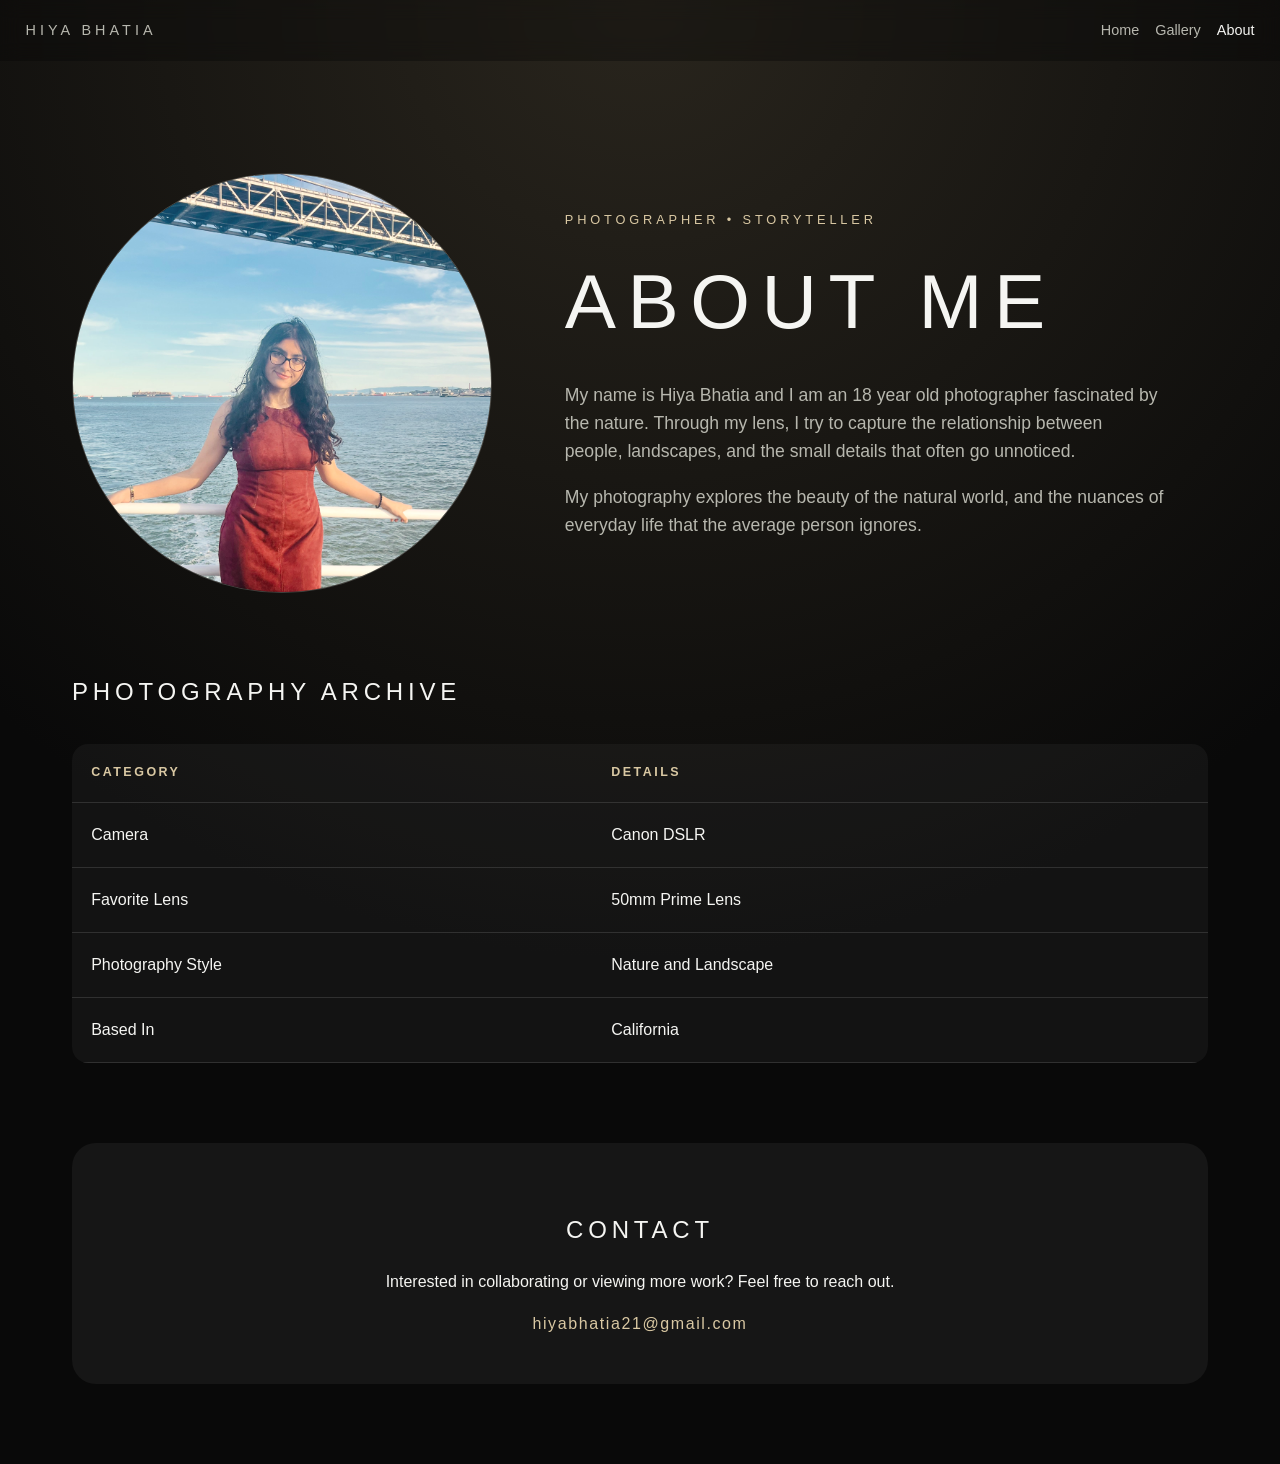
<file: about.html>
<!DOCTYPE html>
<html lang="en">

<head>

<meta charset="UTF-8">

<meta name="viewport" content="width=device-width, initial-scale=1.0">

<title>
About | Hiya Bhatia Photography
</title>

<link rel="icon"
href="./Pictures/Photo_Favicon.jpg">


<link rel="stylesheet" href="./style.css">

</head>


<body class="about-page">


<header class="site-nav">

<a class="brand" href="./index.html">
Hiya Bhatia
</a>


<nav>

<a href="./index.html">
Home
</a>

<a href="./gallery.html">
Gallery
</a>

<a class="active" href="./about.html">
About
</a>

</nav>

</header>



<main class="about-container">


<section class="about-hero">


<div class="about-image">

<img src="./Pictures/Me.jpg"
alt="Portrait of Hiya Bhatia">

</div>



<div class="about-text">

<p class="eyebrow">
Photographer • Storyteller
</p>


<h1>
About Me
</h1>


<p>
My name is Hiya Bhatia and I am an 18 year old photographer fascinated by the nature. 
Through my lens, I try to capture
the relationship between people, landscapes, and the
small details that often go unnoticed.
</p>


<p>
My photography explores the beauty of the natural world, 
and the nuances of everyday life that the average person ignores.
</p>


</div>


</section>










<section class="equipment">


<h2>
Photography Archive
</h2>


<table>


<tr>

<th>
Category
</th>

<th>
Details
</th>

</tr>



<tr>

<td>
Camera
</td>

<td>
Canon DSLR
</td>

</tr>



<tr>

<td>
Favorite Lens
</td>

<td>
50mm Prime Lens
</td>

</tr>



<tr>

<td>
Photography Style
</td>

<td>
Nature and Landscape
</td>

</tr>



<tr>

<td>
Based In
</td>

<td>
California
</td>

</tr>


</table>


</section>



<section class="contact-card">


<h2>
Contact
</h2>


<p>
Interested in collaborating or viewing more work?
Feel free to reach out.
</p>


<a href="mailto:hiyabhatia21@gmail.com">
hiyabhatia21@gmail.com
</a>


</section>



</main>


</body>

</html>
</file>
<file: style.css>
:root {
  color-scheme: dark;
  --bg: #0b0b0b;
  --panel: #101010;
  --panel-2: #171717;
  --text: #f5f5f2;
  --muted: #b7b7ae;
  --accent: #d9c8a3;
  --line: rgba(255, 255, 255, 0.12);
}

* {
  box-sizing: border-box;
}

html {
  scroll-behavior: smooth;
}

body {
  margin: 0;
  min-height: 100vh;
  background: var(--bg);
  color: var(--text);
  font-family: "Inter", -apple-system, BlinkMacSystemFont, "Segoe UI", sans-serif;
  line-height: 1.6;
}

body.home-page {
  overflow: hidden;
}

body.page-body {
  overflow: auto;
}

img {
  display: block;
  width: 100%;
  height: auto;
}

.hero {
  position: relative;
  width: 100vw;
  min-height: 100vh;
  background: radial-gradient(circle at top, #1f1f1f 0%, #101010 55%, #080808 100%);
  overflow: hidden;
}

#scene-canvas {
  position: absolute;
  inset: 0;
  width: 100%;
  height: 100%;
  display: block;
  z-index: 0;
}

.site-nav {
  position: relative;
  z-index: 2;
  display: flex;
  justify-content: space-between;
  align-items: center;
  padding: 1.2rem 1.6rem;
  backdrop-filter: blur(10px);
  background: rgba(7, 7, 7, 0.35);
}

.brand {
  color: var(--text);
  text-decoration: none;
  font-size: 0.95rem;
  letter-spacing: 0.28em;
  text-transform: uppercase;
}

.site-nav nav {
  display: flex;
  gap: 1rem;
  flex-wrap: wrap;
}

.site-nav a {
  color: var(--muted);
  text-decoration: none;
  font-size: 0.9rem;
}

.site-nav a:hover,
.site-nav a.active {
  color: var(--text);
}

.intro {
  position: absolute;
  inset: 0;
  display: flex;
  flex-direction: column;
  justify-content: flex-end;
  align-items: center;
  pointer-events: none;
  padding: 0 1.5rem 4.25rem;
  text-align: center;
  z-index: 1;
}

.intro h1 {
  margin: 0 0 0.35rem;
  font-size: clamp(1.6rem, 3vw, 2.4rem);
  font-weight: 500;
  letter-spacing: 0.18em;
  text-transform: uppercase;
}

.intro p {
  margin: 0;
  font-size: clamp(0.95rem, 1.25vw, 1.1rem);
  color: var(--muted);
  letter-spacing: 0.28em;
  text-transform: uppercase;
}

.page-shell {
  max-width: 1200px;
  margin: 0 auto;
  padding: 2rem 1.25rem 4rem;
}

.page-hero {
  padding: 1.25rem 0 1.75rem;
}

.eyebrow {
  margin: 0 0 0.6rem;
  color: var(--accent);
  letter-spacing: 0.3em;
  text-transform: uppercase;
  font-size: 0.78rem;
}

.page-hero h1,
.page-hero h2 {
  margin: 0 0 0.65rem;
  font-size: clamp(1.8rem, 3vw, 2.5rem);
  font-weight: 500;
}

.page-hero p,
.page-copy p {
  margin: 0;
  color: var(--muted);
  max-width: 700px;
}

.page-grid {
  display: grid;
  grid-template-columns: 1.15fr 0.85fr;
  gap: 1.5rem;
  margin-bottom: 2rem;
}

.panel {
  background: linear-gradient(145deg, var(--panel), var(--panel-2));
  border: 1px solid var(--line);
  border-radius: 1.2rem;
  padding: 1.25rem;
}

.gallery {
  position: relative;
  display: grid;
  place-items: center;
  min-height: 360px;
  margin: 1rem 0;
}

.gallery > img {
  grid-area: 1/1;
  width: var(--s);
  aspect-ratio: 1;
  object-fit: cover;
  border-radius: 10px 10px 0 0;
  transform: rotate(var(--_a)) translateY(120%) rotateX(90deg);
}

.gallery > img:nth-child(1) {
  --_a: 0deg;
}

.gallery > img:nth-child(2) {
  --_a: 60deg;
}

.gallery > img:nth-child(3) {
  --_a: 120deg;
}

.gallery > img:nth-child(4) {
  --_a: 180deg;
}

.gallery > img:nth-child(5) {
  --_a: 240deg;
}

.gallery > img:nth-child(6) {
  --_a: 300deg;
}

.gallery-card {
  background: var(--panel);
  border: 1px solid var(--line);
  border-radius: 1rem;
  overflow: hidden;
}

.gallery-card figcaption {
  padding: 0.9rem 1rem 1rem;
  color: var(--muted);
  font-size: 0.95rem;
}

.story-grid {
  display: grid;
  grid-template-columns: repeat(2, minmax(0, 1fr));
  gap: 1.5rem;
  margin-top: 1rem;
}

.quote {
  font-size: 1.05rem;
  font-style: italic;
  color: var(--accent);
  margin-bottom: 1rem;
}

table {
  width: 100%;
  border-collapse: collapse;
  margin-top: 1rem;
  overflow: hidden;
  border-radius: 1rem;
}

th,
td {
  padding: 0.85rem 0.9rem;
  text-align: left;
  border-bottom: 1px solid var(--line);
}

th {
  color: var(--accent);
  text-transform: uppercase;
  letter-spacing: 0.2em;
  font-size: 0.78rem;
}

.contact-list {
  display: grid;
  gap: 0.75rem;
  margin-top: 1rem;
}

.contact-list strong {
  color: var(--accent);
}

@media (max-width: 800px) {
  .page-grid,
  .story-grid {
    grid-template-columns: 1fr;
  }

  .gallery.mediaMenu {
    grid-template-columns: 1fr;
  }

  .site-nav {
    flex-direction: column;
    gap: 0.6rem;
    align-items: flex-start;
  }
}

/* =========================
   GALLERY PAGE
========================= */


.gallery-page {

overflow:hidden;

background:#000;

}



#gallery-canvas {


position:absolute;

inset:0;

width:100%;

height:100%;


}



.gallery-title{

position:absolute;

top:8%;

left:50%;

transform:translateX(-50%);

text-align:center;

z-index:2;

pointer-events:none;

}



.gallery-title h1{

font-size:clamp(1.7rem,4vw,3rem);

letter-spacing:.35em;

font-weight:300;

text-transform:uppercase;

}



.gallery-title p {


color:
rgba(255,255,255,.7);


letter-spacing:.2em;


}



.photo-info {


position:absolute;


bottom:10%;

left:50%;


transform:
translateX(-50%);


padding:1rem 3rem;


background:
rgba(0,0,0,.35);


backdrop-filter:
blur(15px);


border:
1px solid rgba(255,255,255,.15);


color:white;


text-align:center;


opacity:0;


transition:.5s;


}



.photo-info.visible {


opacity:1;


}

/* =========================
   ABOUT PAGE
========================= */


.about-page {

background:
radial-gradient(
circle at top,
#29251d,
#090909 60%
);

min-height:100vh;

}



.about-container {

max-width:1200px;

margin:auto;

padding:3rem 2rem 5rem;

}




.about-hero {

display:grid;

grid-template-columns:
0.8fr 1.2fr;

gap:4rem;

align-items:center;

margin-top:4rem;

}




.about-image img {

width:100%;

max-width:420px;

aspect-ratio:1;

object-fit:cover;

border-radius:50%;

border:
1px solid rgba(255,255,255,.2);

filter:
sepia(.2);

}



.about-text h1 {

font-size:
clamp(3rem,6vw,5rem);

font-weight:300;

letter-spacing:.15em;

text-transform:uppercase;

margin:0 0 1rem;

}



.about-text p {

color:var(--muted);

max-width:600px;

font-size:1.1rem;

}



.eyebrow {

color:var(--accent)!important;

font-size:.8rem!important;

letter-spacing:.3em;

text-transform:uppercase;

}





.journal,
.equipment,
.contact-card {

margin-top:5rem;

}



.journal h2,
.equipment h2,
.contact-card h2 {

font-weight:300;

letter-spacing:.2em;

text-transform:uppercase;

}





.about-grid {

display:grid;

grid-template-columns:
repeat(2,1fr);

gap:2rem;

margin-top:2rem;

}



.card {

background:
rgba(255,255,255,.05);

padding:2rem;

border:

1px solid rgba(255,255,255,.12);

border-radius:1rem;

backdrop-filter:blur(10px);

}



.card h3 {

color:var(--accent);

letter-spacing:.15em;

text-transform:uppercase;

font-weight:400;

}



.card p {

color:var(--muted);

}





.equipment table {

margin-top:2rem;

background:
rgba(255,255,255,.04);

}



.equipment td,
.equipment th {

padding:1.2rem;

}





.contact-card {

text-align:center;

padding:3rem;

background:
rgba(255,255,255,.05);

border-radius:1.5rem;

}



.contact-card a {

color:var(--accent);

text-decoration:none;

letter-spacing:.1em;

}



.contact-card a:hover {

text-decoration:underline;

}





@media(max-width:800px){


.about-hero {

grid-template-columns:1fr;

text-align:center;

}


.about-image img {

margin:auto;

}


.about-grid {

grid-template-columns:1fr;

}


}

/* =========================
   Gallery Title Placement
========================= */

.gallery-title {

position:absolute;

top:90px;

left:40px;

transform:none;

text-align:left;

z-index:2;

pointer-events:none;

}


.gallery-title h1 {

font-size:clamp(1.2rem,2vw,2rem);

letter-spacing:.35em;

font-weight:300;

margin:0;

opacity:.8;

}


.gallery-title p {

font-size:.75rem;

letter-spacing:.25em;

opacity:.6;

}
</file>
